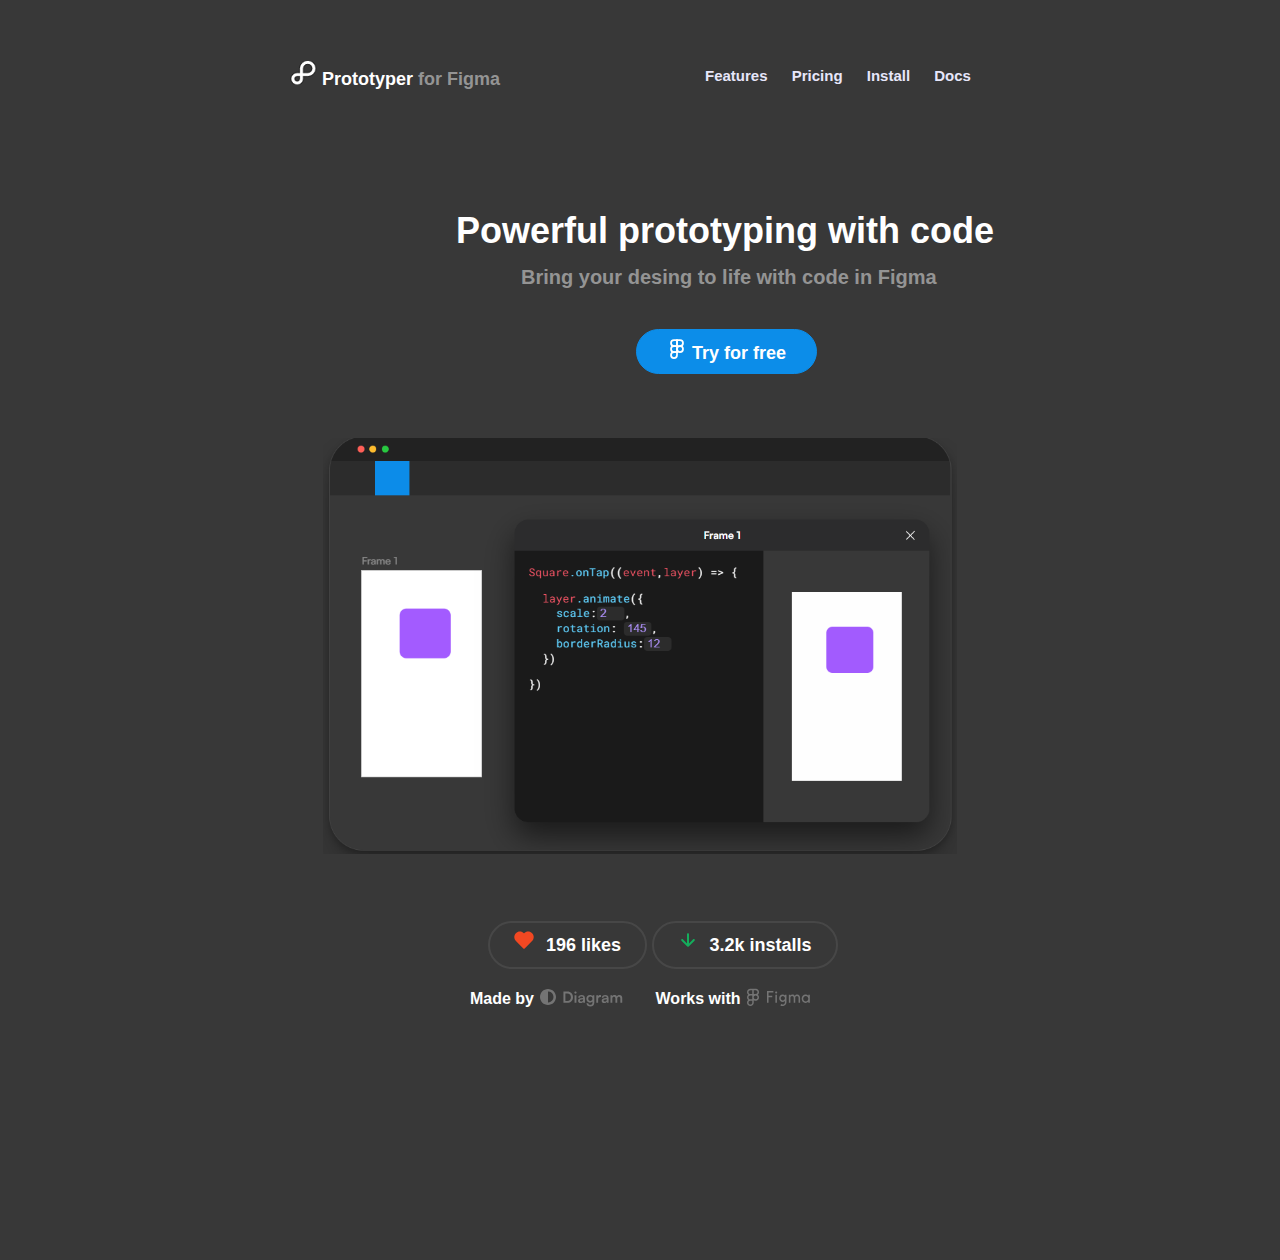
<file: index.html>
<!DOCTYPE html>
<html lang="en">

<head>
  <meta charset="UTF-8">
  <meta http-equiv="X-UA-Compatible" content="IE=edge">
  <meta name="viewport" content="width=device-width, initial-scale=1.0">
  <title>Prototyper for Figma</title>
  <link rel="stylesheet" href="css/style.css">
  <link rel="icon" href="images/logo.png">
</head>

<body>

  <div class="top-container top-menu">
    <div class="inner">
      <a href="https://prototyper.desing" class="logo">
        <img src="images/logo.png" alt="">
        <b class="site-title">Prototyper
          <span>for Figma</span></b>
      </a>

      <div class="menus">
        <b><a class="right-menu" href="#">Features</a>
          <a class="right-menu" href="#">Pricing</a>
          <a class="right-menu" href="#">Install</a>
          <a class="right-menu" href="#">Docs</a></b>
      </div>
    </div>
  </div>

  <div class="description">
    <h2>Powerful prototyping with code</h2>
    <p class="desc"><b>Bring your desing to life with code in Figma</b></p>
    <a href="#" class="myButton">
      <img src="images/button-logo.svg" alt="">
      Try for free</a>
  </div>

  <div align="center" class="screen"><img src="images/screen.png" alt="screen"></div>

  <br><br><br><br>

  <div class="like-install">

    <ul class="pills">
      <li>
        <a href="https://www.figma.com/community/plugin/1094357790584717676/Prototyper" class="button active">
          <div class="icon"><img src="images/kalp.svg" alt=""></div><span>196 likes</span>
        </a>
      </li>
      <li>
        <a href="https://www.figma.com/community/plugin/1094357790584717676/Prototyper" class="button active">
          <div class="icon"><img src="images/download.svg" alt=""></div><span>3.2k installs</span>
        </a>
      </li>
    </ul>


    <p class="credits">
      Made by
      <a href="https://diagram.com">
        <img src="images/diagram-text.svg" alt="Diagram">
      </a>

      <span>&nbsp;&nbsp;&nbsp;&nbsp;&nbsp;</span>

      Works with
      <a href="https://figma.com">
        <img src="/images/figma-text.svg" alt="Figma">
      </a>
    </p>
  </div>
</body>

</html>
</file>
<file: css/style.css>
body{
  height: 1260px;
  width: 100%;
 font-family: Satoshi,Helvetica Neue,Helvetica,Arial,sans-serif !important;
 background-color:#383838;
}

.pills{
  margin-left: 35%;
  display: inline-block;
  align-items: center;
}

.pills li{
  display: inline-block;
}

.pills li .button{
  background: none;
  border: 2px solid hsla(0,0%,100%,.08);
  color: white;
  cursor: default;
}

.button .icon{
  display: inline-block;
  vertical-align: text-bottom;
  margin-right: 12px;
}

.button{
  padding: 12px 24px;
  border-radius: 48px;
  font-weight: 700;
  font-size: 18px;
}


.button ul li{
  display: inline-block;
  line-height: 24px;
}


.screen img{
  max-height: 480px;
  max-width: 720px;
  padding-top: 64px;
}


.credits{
  font-weight: 600;
  margin-top: 32px;
  margin-bottom: 32px;
  display: block;
  text-align: center;
}

.credits a{
  vertical-align: middle;
}

.description{
  padding-left: 20%;
}

.description h2{
  color: white;
  padding-top: 100px;
  padding-left: 200px;
  height: 44px;
  width: 746px;
  box-sizing: border-box;
  font-size: 36px;
  font-weight: 900px;
  line-height: 70px;
}

.desc{
  font-weight: 100px;
  padding-left: 265px;
  padding-top: 70px;
  box-sizing: border-box;
  font-size: 20px;
  color: #949494;
}

* {
 list-style: none;
 margin : 0;
 text-decoration: none;
 box-sizing: border-box;
}

.menus{
  word-spacing: 20px;
  font-size: 15px;
  height: 24px;
  width: 285px;
  display: block;
  padding: 0px;
  margin: 0;
}

.top-menu{
  font-size: 18px;
}

.inner{
 top: 0;
 height: 55px;
 display: flex;
 justify-content: space-between;
 align-items: center;
}

.top-container{
 padding-left: 290px;
 padding-right: 290px;
 padding-top: 48px;
 padding-bottom: 48px;
 height: 25px;
 width: 100%;
}

.top-container a{
 line-height: 24px;
 cursor: pointer;
 color: 	#e6e6fa;
}

.site-title{
  color: white;
}

.top-container span{
 color: #949494;
}

p{
 color: white;
}


/* ul{
 display: block;
 list-style-type: none;
 margin: 0;
 padding: 0;
 overflow: hidden;
} */


/* li{
 display: flex;
 float: left;
 margin: 0px; 
 padding: 0px
} */


.myButton {
  margin: 40px 0 0 380px;
	background-color:#0c8de9;
	border-radius:28px;
	border:1px solid #0c8de9;
	display:inline-block;
	cursor:pointer;
	color:#ffffff;
	font-size:18px;
	font-weight:bold;
	padding:9px 30px;
	text-decoration:none;
}
.myButton:hover {
	background-color:#0c8de9;
  -ms-transform: scale(1.1);
  -webkit-transform: scale(1.1);
  transform: scale(1.1);
}
.myButton:active {
	position:relative;
	top:1px;
}


@media (max-width: 768px) {
  .screen img{
    max-width: 100%;
  }

  .top-container {
    padding-left: 0;
    padding-right: 0;
    height: auto;
  }

  .inner{
    height: auto;
    flex-direction: column;
  }

  .menus{
    margin-top: 24px;
  }

  .description{
    padding-left: 0;
    text-align: center;
  }

  .description h2{
    padding-top: 0;
    width: unset; 
    height: unset;
    padding-left: 0;
    text-align: center;
    max-width: 200px;
    margin-left: auto;
    margin-right: auto;
    font-size: 28px;
    line-height: 36px;
  }

  .desc{
    text-align: center;
    font-size: 18px;
    line-height:24px;
    padding-left: 0;
    padding-top: 8px;
    max-width: 250px;
    margin:0 auto;
  }

  .myButton{
    text-align: center;
    margin: 0 auto;
  }

  .pills{
    margin-left: 0;
    padding-left: 0;
    text-align: center;
  }


  .like-install{
    text-align: center;
  }

  .description .myButton{
    margin-top: 18px;
  }
  
}
</file>
